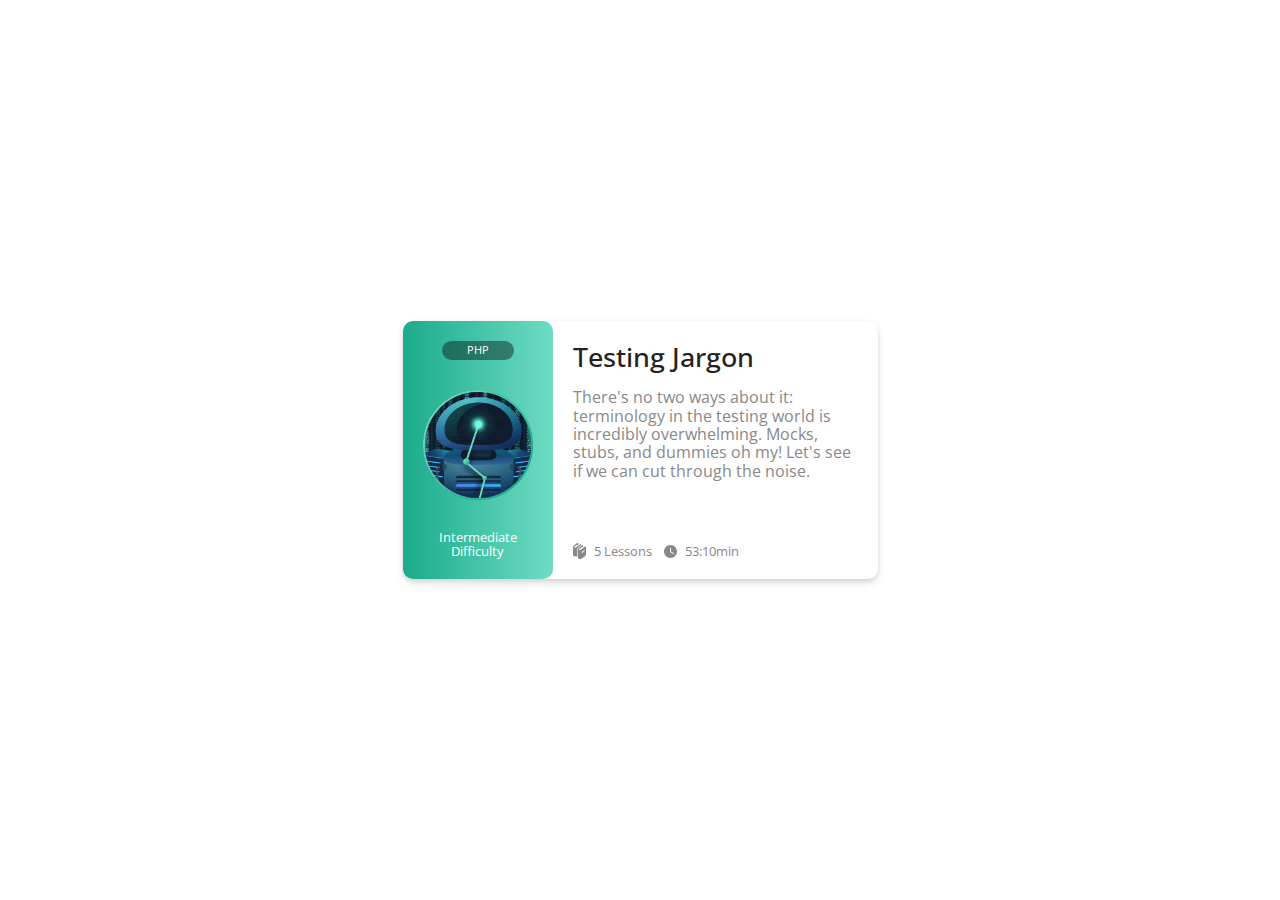
<file: 003/index.html>
<!DOCTYPE html>
<html lang="en">

<head>
    <meta charset="UTF-8">
    <meta http-equiv="X-UA-Compatible" content="IE=edge">
    <meta name="viewport" content="width=device-width, initial-scale=1.0">
    <title>Card Design</title>
    <link rel="preconnect" href="https://fonts.googleapis.com">
    <link rel="preconnect" href="https://fonts.gstatic.com" crossorigin>
    <link href="https://fonts.googleapis.com/css2?family=Open+Sans:wght@300;400;600&display=swap" rel="stylesheet">
    <link rel="stylesheet" href="normalize.css">
    <link rel="stylesheet" href="style.css">
</head>

<body>
    <div class="card">
        <!-- card left -->
        <div class="card-left">
            <a href="#" class="card-skill-button">PHP</a>

            <img src="./img/testing-jargon.png" alt="testing jargon" width="110">

            <span class="card-difficulty">Intermediate Difficulty</span>
        </div>

        <!-- card right -->
        <div class="card-right">
            <h3 class="card-title">
                <a href="#">Testing Jargon</a>
            </h3>

            <p class="card-excerpt">There's no two ways about it: terminology in the testing world is incredibly
                overwhelming. Mocks, stubs,
                and dummies oh my! Let's see if we can cut through the noise.
            </p>

            <div class="card-meta">
                <div>
                    <svg width="13" height="16" viewBox="0 0 13 16">
                        <path fill-rule="nonzero"
                            d="M4.129 6.866v5.888a.614.614 0 0 1-.395.58 3.442 3.442 0 0 1-1.167.188c-1.236 0-2.564-.529-2.564-1.69V4.3c-.028-.517.145-1.431.976-1.926.386-.23 2.412-1.588 3.43-2.274A.571.571 0 0 1 5.01.075c.19.108.309.316.309.541v.892c0 .34-.265.616-.591.616a.592.592 0 0 1-.554-.402c-.92.616-2.273 1.52-2.61 1.72-.302.18-.368.512-.38.692 0 .202.041.361.117.448.21.238.909.09 1.671-.388.733-.458 4.346-2.966 4.382-2.992a.568.568 0 0 1 .606-.03.62.62 0 0 1 .313.544v.07a.625.625 0 0 1-.263.512s-2.508 1.746-2.73 1.895c-.85.57-1.152 1.27-1.152 2.673zM13 3.893v7.997a.623.623 0 0 1-.276.521s-3.445 2.79-4.144 3.232c-.367.234-.835.357-1.352.357-1.228 0-2.499-.693-2.499-1.852V6.505l.002-.009c.012-.45.113-1.094.917-1.713C6.13 4.413 9 2.371 9.123 2.285a.572.572 0 0 1 .608-.036.62.62 0 0 1 .315.545v.892c0 .34-.264.616-.59.616a.59.59 0 0 1-.544-.375 191.5 191.5 0 0 0-2.563 1.847c-.38.294-.431.487-.438.735.001.184.05.325.146.417.301.288 1.113.167 1.912-.333.592-.37 3.143-2.424 4.076-3.185a.574.574 0 0 1 .623-.067.616.616 0 0 1 .332.552zm-1.182 2.745l-2.953 2.39v1.232l2.953-2.39V6.638z">
                        </path>
                    </svg>
                    5 Lessons
                </div>

                <div>
                    <svg width="13" height="13" viewBox="0 0 13 13">
                        <path fill-rule="evenodd"
                            d="M6.5 0C2.925 0 0 2.925 0 6.5S2.925 13 6.5 13 13 10.075 13 6.5 10.075 0 6.5 0zm2.967 9L6 6.913V3h1v3.391l3 1.761L9.467 9z">
                        </path>
                    </svg>
                    53:10min
                </div>
            </div>
        </div>
    </div>
</body>

</html>
</file>
<file: 003/style.css>
html,
body {
  height: 100%;
}

body {
  font-family: "Open Sans", sans-serif;
  display: flex;
  align-items: center;
  justify-content: center;
}

.card {
  box-shadow: 0 4px 8px rgba(0, 0, 0, 0.12), 0 2px 4px rgba(0, 0, 0, 0.08);
  width: 475px;
  height: 258px;
  display: flex;
  border-radius: 10px;
}

.card-left,
.card-right {
  padding: 20px;
}

.card-left {
  background: linear-gradient(to left, #6edcc4, #1aab8b);
  text-align: center;
  display: flex;
  flex-direction: column;
  justify-content: space-between;
  align-items: center;
  color: #fff;
  border-radius: 10px;
}

.card-skill-button {
  background: rgba(0, 0, 0, 0.4);
  border-radius: 9999px;
  padding: 3px 25px;
  text-decoration: none;
  color: inherit;
  font-size: 0.7em;
}

.card-difficulty {
  font-size: 0.8em;
}

.card-right {
  color: #888;
  display: flex;
  flex-direction: column;
}

.card-title {
  color: #222;
  font-size: 1.7em;
  font-weight: 500;
  margin-top: 0;
  margin-bottom: 0;
}

.card-title > a {
  color: inherit;
  text-decoration: none;
}

.card-excerpt {
  flex: 1;
}

.card-meta {
  display: flex;
  font-size: 0.8em;
}

.card-meta > div:first-child {
  margin-right: 1em;
}

.card-meta > div {
  display: flex;
  align-items: center;
}

.card-meta > div > svg {
  margin-right: 8px;
  fill: #888;
}

@media only screen and (max-width: 500px) {
  .card {
    display: block;
    height: auto;
    width: 80vw;
  }

  .card-left > * {
    margin: 5px auto;
  }

  .card-difficulty {
    font-size: 1em;
  }

  .card-skill-button {
    font-size: 1em;
  }
}
</file>
